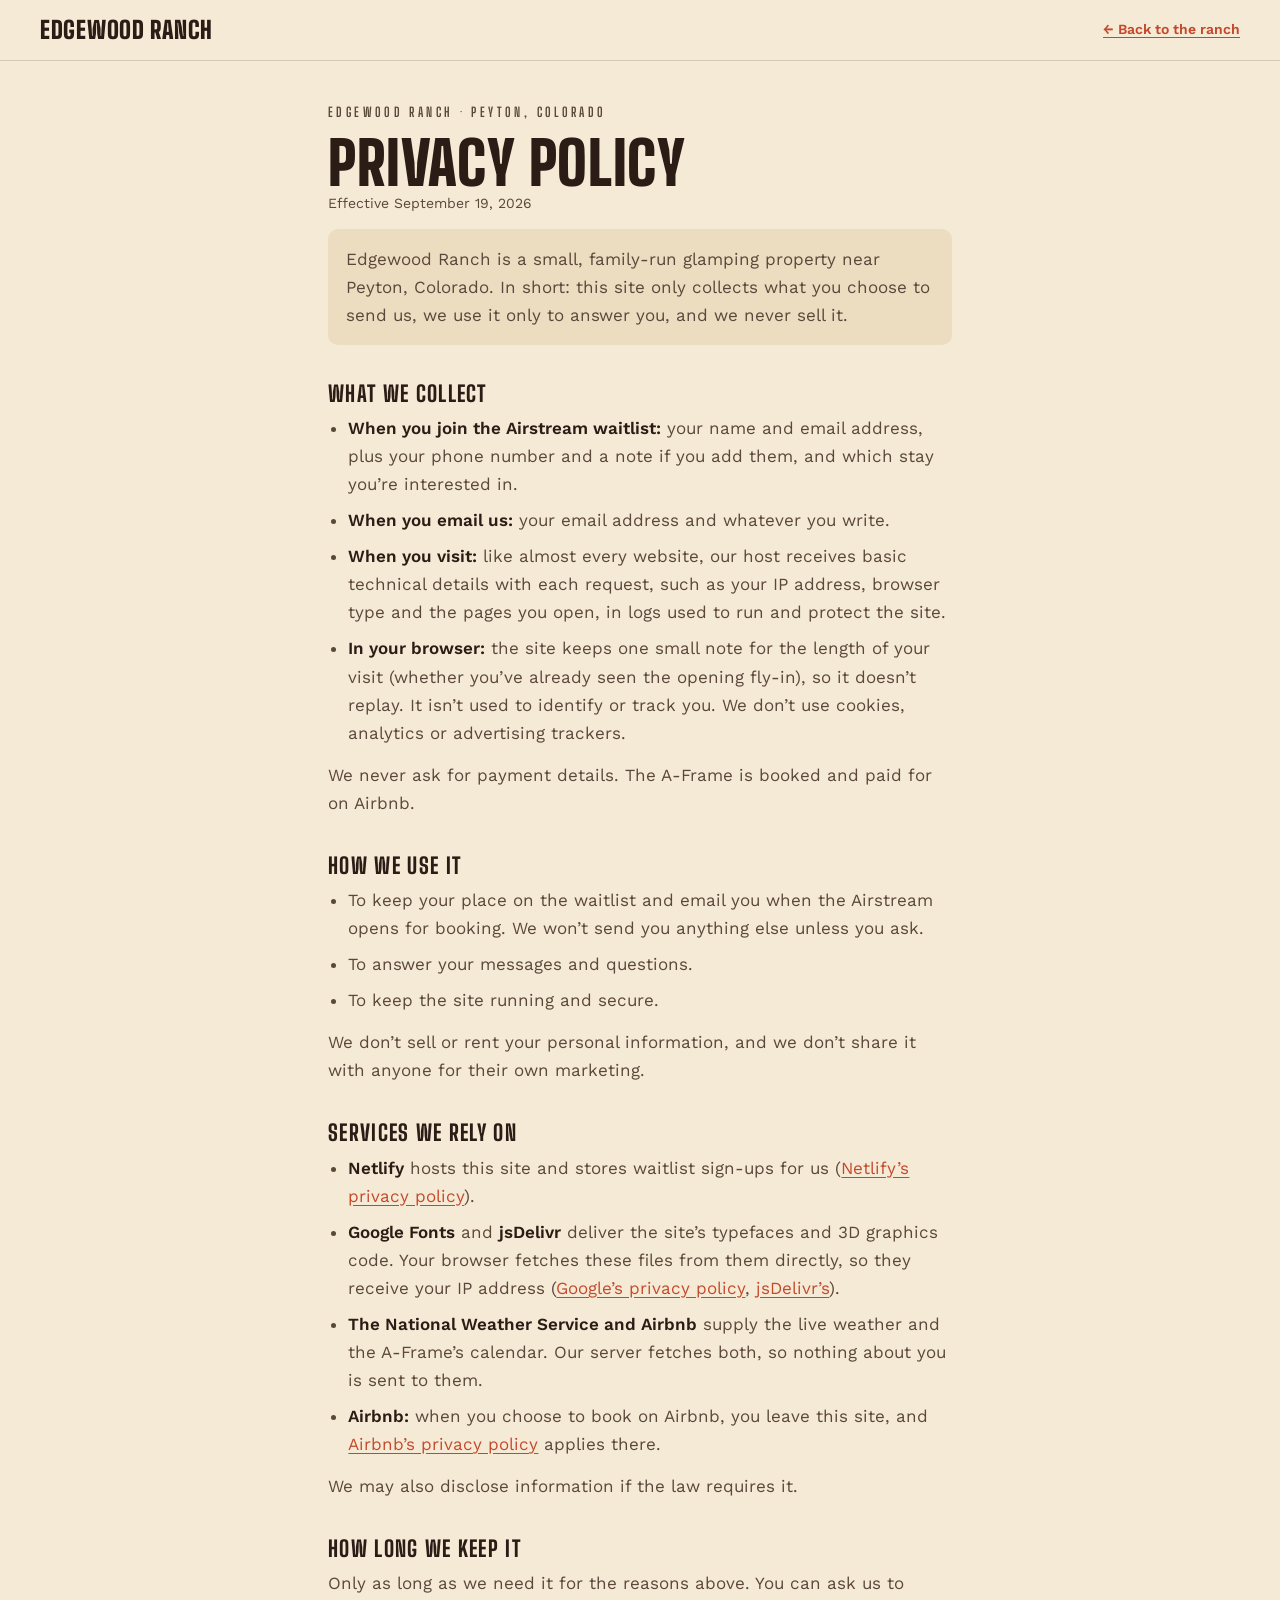
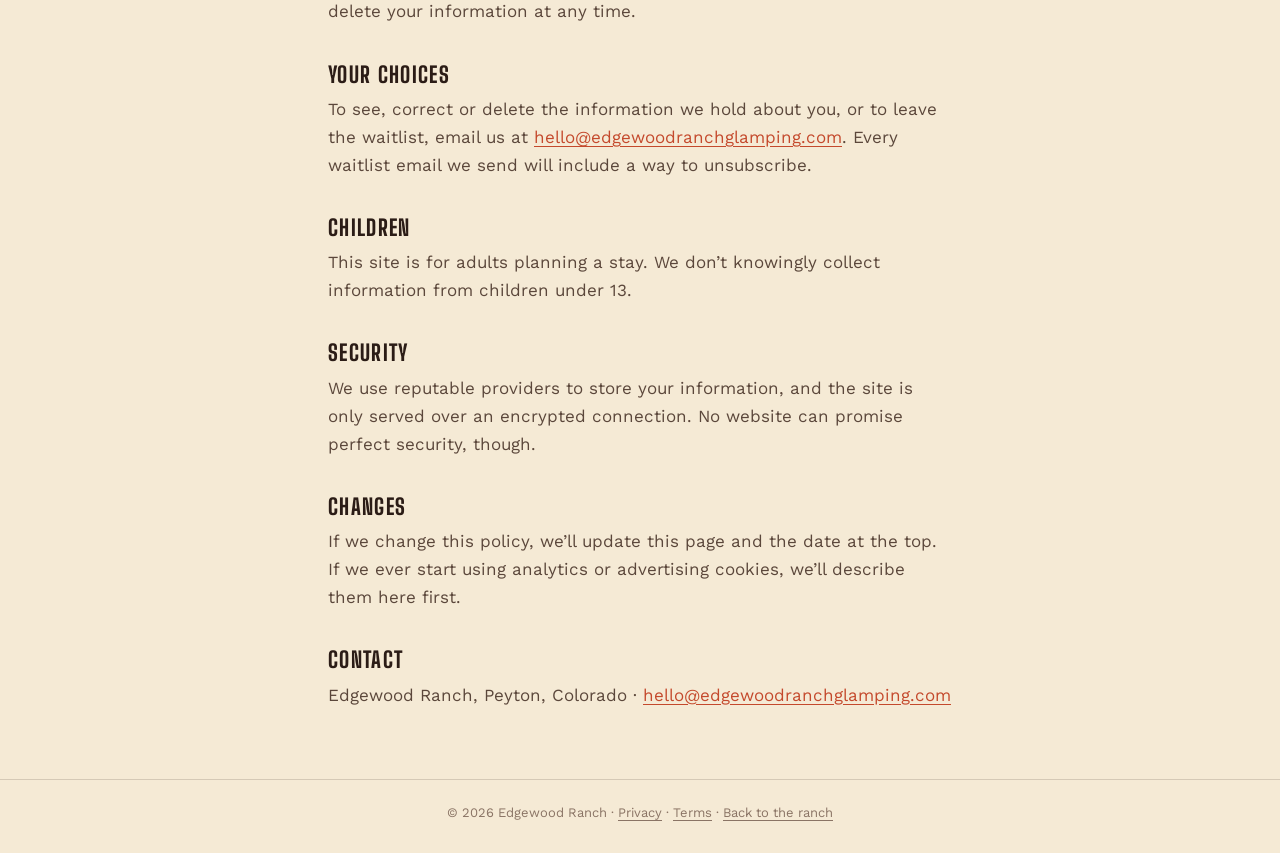
<file: edgewood-ranch/privacy.html>
<!doctype html>
<html lang="en">
<head>
  <meta charset="utf-8">
  <meta name="viewport" content="width=device-width, initial-scale=1">
  <title>Privacy Policy — Edgewood Ranch</title>
  <meta name="description" content="How the Edgewood Ranch website handles your information.">
  <meta name="theme-color" content="#4b2f63">
  <link rel="icon" href="data:image/svg+xml,%3Csvg xmlns='http://www.w3.org/2000/svg' viewBox='0 0 64 64'%3E%3Crect width='64' height='64' rx='14' fill='%234b2f63'/%3E%3Ccircle cx='41' cy='27' r='10' fill='%23fbb66a'/%3E%3Cpath d='M0 48 17 29l11 12 10-9 26 18v14H0Z' fill='%23b8475a'/%3E%3Cpath d='M13 64 27 36l14 28Z' fill='%23231221'/%3E%3C/svg%3E">
  <link rel="preconnect" href="https://fonts.googleapis.com">
  <link rel="preconnect" href="https://fonts.gstatic.com" crossorigin>
  <link rel="stylesheet" href="https://fonts.googleapis.com/css2?family=Big+Shoulders+Display:wght@700;800;900&family=Work+Sans:wght@400;600&display=swap">
  <link rel="stylesheet" href="css/legal.css">
</head>
<body>
  <header class="doc-head">
    <a class="doc-head__brand" href="./">Edgewood Ranch</a>
    <a class="doc-head__back" href="./">← Back to the ranch</a>
  </header>

  <main class="doc">
    <p class="doc__eyebrow">Edgewood Ranch · Peyton, Colorado</p>
    <h1>Privacy policy</h1>
    <p class="doc__date">Effective September 19, 2026</p>

    <p class="doc__lede">Edgewood Ranch is a small, family-run glamping property near Peyton, Colorado. In short:
      this site only collects what you choose to send us, we use it only to answer you, and we never sell
      it.</p>

    <h2>What we collect</h2>
    <ul>
      <li><strong>When you join the Airstream waitlist:</strong> your name and email address, plus your phone
        number and a note if you add them, and which stay you’re interested in.</li>
      <li><strong>When you email us:</strong> your email address and whatever you write.</li>
      <li><strong>When you visit:</strong> like almost every website, our host receives basic technical
        details with each request, such as your IP address, browser type and the pages you open, in logs
        used to run and protect the site.</li>
      <li><strong>In your browser:</strong> the site keeps one small note for the length of your visit
        (whether you’ve already seen the opening fly-in), so it doesn’t replay. It isn’t used to identify
        or track you. We don’t use cookies, analytics or advertising trackers.</li>
    </ul>
    <p>We never ask for payment details. The A-Frame is booked and paid for on Airbnb.</p>

    <h2>How we use it</h2>
    <ul>
      <li>To keep your place on the waitlist and email you when the Airstream opens for booking. We won’t
        send you anything else unless you ask.</li>
      <li>To answer your messages and questions.</li>
      <li>To keep the site running and secure.</li>
    </ul>
    <p>We don’t sell or rent your personal information, and we don’t share it with anyone for their own
      marketing.</p>

    <h2>Services we rely on</h2>
    <ul>
      <li><strong>Netlify</strong> hosts this site and stores waitlist sign-ups for us
        (<a href="https://www.netlify.com/privacy/" rel="noopener">Netlify’s privacy policy</a>).</li>
      <li><strong>Google Fonts</strong> and <strong>jsDelivr</strong> deliver the site’s typefaces and 3D
        graphics code. Your browser fetches these files from them directly, so they receive your IP address
        (<a href="https://policies.google.com/privacy" rel="noopener">Google’s privacy policy</a>,
        <a href="https://www.jsdelivr.com/terms/privacy-policy-jsdelivr-net" rel="noopener">jsDelivr’s</a>).</li>
      <li><strong>The National Weather Service and Airbnb</strong> supply the live weather and the A-Frame’s
        calendar. Our server fetches both, so nothing about you is sent to them.</li>
      <li><strong>Airbnb:</strong> when you choose to book on Airbnb, you leave this site, and
        <a href="https://www.airbnb.com/help/article/2855" rel="noopener">Airbnb’s privacy policy</a> applies
        there.</li>
    </ul>
    <p>We may also disclose information if the law requires it.</p>

    <h2>How long we keep it</h2>
    <p>Only as long as we need it for the reasons above. You can ask us to delete your information at any
      time.</p>

    <h2>Your choices</h2>
    <p>To see, correct or delete the information we hold about you, or to leave the waitlist, email us at
      <a href="mailto:hello@edgewoodranchglamping.com">hello@edgewoodranchglamping.com</a>. Every waitlist email we send will include a way to
      unsubscribe.</p>

    <h2>Children</h2>
    <p>This site is for adults planning a stay. We don’t knowingly collect information from children under 13.</p>

    <h2>Security</h2>
    <p>We use reputable providers to store your information, and the site is only served over an encrypted
      connection. No website can promise perfect security, though.</p>

    <h2>Changes</h2>
    <p>If we change this policy, we’ll update this page and the date at the top. If we ever start using
      analytics or advertising cookies, we’ll describe them here first.</p>

    <h2>Contact</h2>
    <p>Edgewood Ranch, Peyton, Colorado · <a href="mailto:hello@edgewoodranchglamping.com">hello@edgewoodranchglamping.com</a></p>
  </main>

  <footer class="doc-foot">
    © 2026 Edgewood Ranch · <a href="privacy.html">Privacy</a> · <a href="terms.html">Terms</a> · <a href="./">Back to the ranch</a>
  </footer>
</body>
</html>
</file>
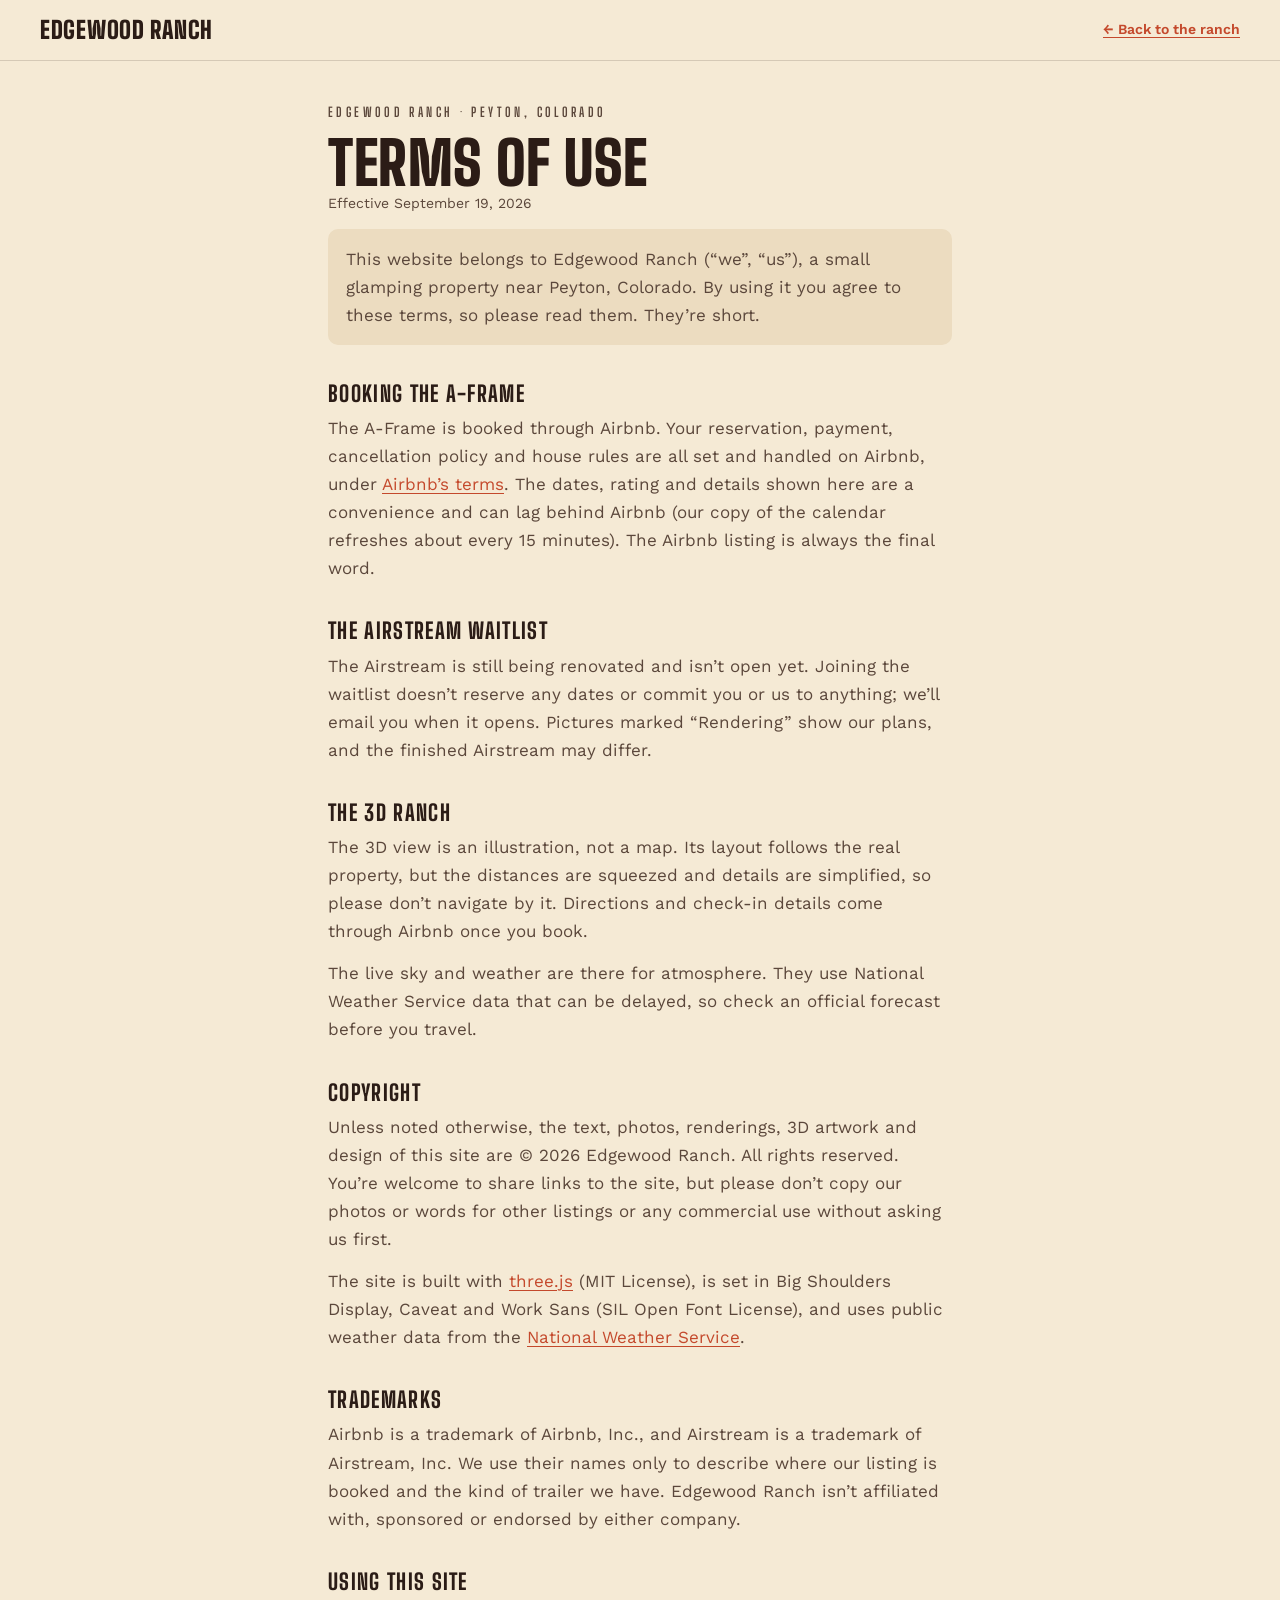
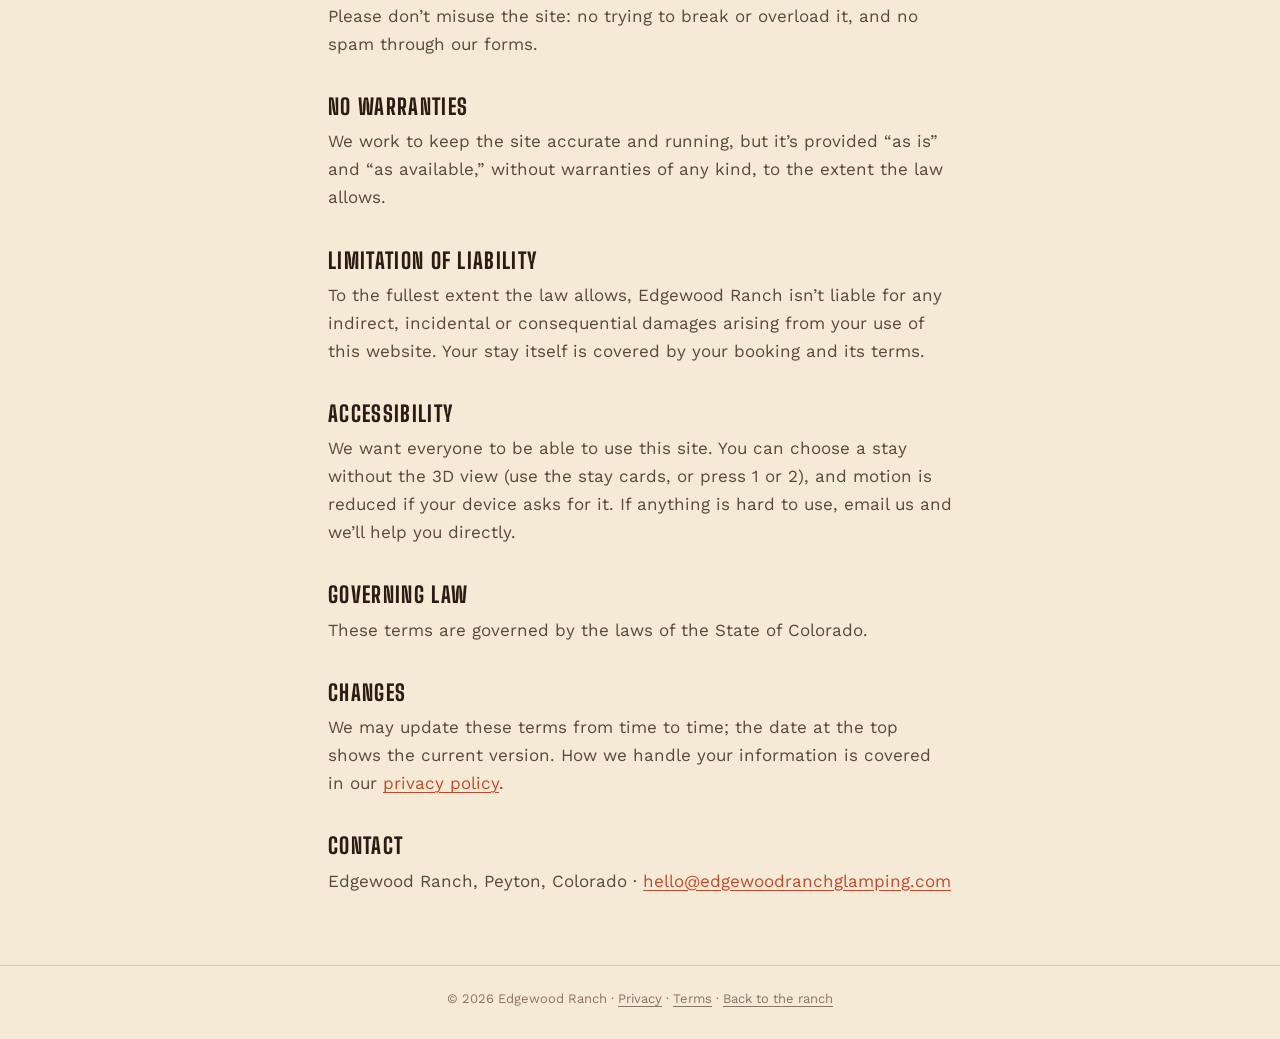
<file: edgewood-ranch/terms.html>
<!doctype html>
<html lang="en">
<head>
  <meta charset="utf-8">
  <meta name="viewport" content="width=device-width, initial-scale=1">
  <title>Terms of Use — Edgewood Ranch</title>
  <meta name="description" content="The terms for using the Edgewood Ranch website, and how booking works.">
  <meta name="theme-color" content="#4b2f63">
  <link rel="icon" href="data:image/svg+xml,%3Csvg xmlns='http://www.w3.org/2000/svg' viewBox='0 0 64 64'%3E%3Crect width='64' height='64' rx='14' fill='%234b2f63'/%3E%3Ccircle cx='41' cy='27' r='10' fill='%23fbb66a'/%3E%3Cpath d='M0 48 17 29l11 12 10-9 26 18v14H0Z' fill='%23b8475a'/%3E%3Cpath d='M13 64 27 36l14 28Z' fill='%23231221'/%3E%3C/svg%3E">
  <link rel="preconnect" href="https://fonts.googleapis.com">
  <link rel="preconnect" href="https://fonts.gstatic.com" crossorigin>
  <link rel="stylesheet" href="https://fonts.googleapis.com/css2?family=Big+Shoulders+Display:wght@700;800;900&family=Work+Sans:wght@400;600&display=swap">
  <link rel="stylesheet" href="css/legal.css">
</head>
<body>
  <header class="doc-head">
    <a class="doc-head__brand" href="./">Edgewood Ranch</a>
    <a class="doc-head__back" href="./">← Back to the ranch</a>
  </header>

  <main class="doc">
    <p class="doc__eyebrow">Edgewood Ranch · Peyton, Colorado</p>
    <h1>Terms of use</h1>
    <p class="doc__date">Effective September 19, 2026</p>

    <p class="doc__lede">This website belongs to Edgewood Ranch (“we”, “us”), a small glamping property near
      Peyton, Colorado. By using it you agree to these terms, so please read them. They’re short.</p>

    <h2>Booking the A-Frame</h2>
    <p>The A-Frame is booked through Airbnb. Your reservation, payment, cancellation policy and house rules
      are all set and handled on Airbnb, under
      <a href="https://www.airbnb.com/help/article/2908" rel="noopener">Airbnb’s terms</a>. The dates, rating
      and details shown here are a convenience and can lag behind Airbnb (our copy of the calendar refreshes
      about every 15 minutes). The Airbnb listing is always the final word.</p>

    <h2>The Airstream waitlist</h2>
    <p>The Airstream is still being renovated and isn’t open yet. Joining the waitlist doesn’t reserve any
      dates or commit you or us to anything; we’ll email you when it opens. Pictures marked “Rendering” show
      our plans, and the finished Airstream may differ.</p>

    <h2>The 3D ranch</h2>
    <p>The 3D view is an illustration, not a map. Its layout follows the real property, but the distances
      are squeezed and details are simplified, so please don’t navigate by it. Directions and check-in
      details come through Airbnb once you book.</p>
    <p>The live sky and weather are there for atmosphere. They use National Weather Service data that can be
      delayed, so check an official forecast before you travel.</p>

    <h2>Copyright</h2>
    <p>Unless noted otherwise, the text, photos, renderings, 3D artwork and design of this site are
      © 2026 Edgewood Ranch. All rights reserved. You’re welcome to share links to the site, but please don’t
      copy our photos or words for other listings or any commercial use without asking us first.</p>
    <p>The site is built with <a href="https://threejs.org" rel="noopener">three.js</a> (MIT License), is
      set in Big Shoulders Display, Caveat and Work Sans (SIL Open Font License), and uses public weather data
      from the <a href="https://www.weather.gov" rel="noopener">National Weather Service</a>.</p>

    <h2>Trademarks</h2>
    <p>Airbnb is a trademark of Airbnb, Inc., and Airstream is a trademark of Airstream, Inc. We use their
      names only to describe where our listing is booked and the kind of trailer we have. Edgewood Ranch
      isn’t affiliated with, sponsored or endorsed by either company.</p>

    <h2>Using this site</h2>
    <p>Please don’t misuse the site: no trying to break or overload it, and no spam through our forms.</p>

    <h2>No warranties</h2>
    <p>We work to keep the site accurate and running, but it’s provided “as is” and “as available,” without
      warranties of any kind, to the extent the law allows.</p>

    <h2>Limitation of liability</h2>
    <p>To the fullest extent the law allows, Edgewood Ranch isn’t liable for any indirect, incidental or
      consequential damages arising from your use of this website. Your stay itself is covered by your
      booking and its terms.</p>

    <h2>Accessibility</h2>
    <p>We want everyone to be able to use this site. You can choose a stay without the 3D view (use the stay
      cards, or press 1 or 2), and motion is reduced if your device asks for it. If anything is hard to use,
      email us and we’ll help you directly.</p>

    <h2>Governing law</h2>
    <p>These terms are governed by the laws of the State of Colorado.</p>

    <h2>Changes</h2>
    <p>We may update these terms from time to time; the date at the top shows the current version. How we
      handle your information is covered in our <a href="privacy.html">privacy policy</a>.</p>

    <h2>Contact</h2>
    <p>Edgewood Ranch, Peyton, Colorado · <a href="mailto:hello@edgewoodranchglamping.com">hello@edgewoodranchglamping.com</a></p>
  </main>

  <footer class="doc-foot">
    © 2026 Edgewood Ranch · <a href="privacy.html">Privacy</a> · <a href="terms.html">Terms</a> · <a href="./">Back to the ranch</a>
  </footer>
</body>
</html>
</file>
<file: edgewood-ranch/css/legal.css>
/* Edgewood Ranch — the plain document pages (privacy policy, terms) */

:root {
  --paper: #f5ead5;
  --paper-2: #ecdcc0;
  --ink: #2b1c16;
  --ink-2: #5b473b;
  --ink-3: #8a7465;
  --line: rgba(43, 28, 22, 0.16);
  --accent: #c4492c;
  --display: "Big Shoulders Display", "Oswald", "Arial Narrow", Impact, sans-serif;
  --body: "Work Sans", system-ui, -apple-system, "Segoe UI", sans-serif;
  --gutter: clamp(16px, 4vw, 40px);
  color-scheme: light;
}
@media (prefers-color-scheme: dark) {
  :root {
    --paper: #1d2244;
    --paper-2: #262c55;
    --ink: #f4ecdc;
    --ink-2: #cdc5b8;
    --ink-3: #a09aab;
    --line: rgba(244, 236, 220, 0.16);
    --accent: #f2b25c;
    color-scheme: dark;
  }
}

*, *::before, *::after { box-sizing: border-box; }
html { -webkit-text-size-adjust: 100%; }
body {
  margin: 0;
  background: var(--paper);
  color: var(--ink);
  font: 400 17px/1.65 var(--body);
  -webkit-font-smoothing: antialiased;
}
a { color: var(--accent); text-underline-offset: 3px; }
a:hover { text-decoration-thickness: 2px; }
:focus-visible { outline: 3px solid #f2b25c; outline-offset: 2px; }

.doc-head {
  display: flex;
  align-items: center;
  justify-content: space-between;
  gap: 16px;
  padding: 18px var(--gutter);
  border-bottom: 1px solid var(--line);
}
.doc-head__brand {
  color: var(--ink);
  font: 900 24px/1 var(--display);
  letter-spacing: 0.03em;
  text-transform: uppercase;
  text-decoration: none;
}
.doc-head__back { font-size: 14px; font-weight: 600; white-space: nowrap; }

.doc {
  max-width: 44rem;
  margin: 0 auto;
  padding: 44px var(--gutter) 56px;
}
.doc__eyebrow {
  margin: 0 0 6px;
  color: var(--ink-3);
  font: 700 13px/1.2 var(--display);
  letter-spacing: 0.26em;
  text-transform: uppercase;
}
.doc h1 {
  margin: 0;
  font: 900 clamp(40px, 8vw, 60px)/0.95 var(--display);
  letter-spacing: 0.01em;
  text-transform: uppercase;
}
.doc__date { margin: 10px 0 28px; color: var(--ink-3); font-size: 14px; }
.doc__lede {
  margin: 0 0 8px;
  padding: 16px 18px;
  border-radius: 10px;
  background: var(--paper-2);
  color: var(--ink);
}
.doc h2 {
  margin: 36px 0 8px;
  font: 800 22px/1.15 var(--display);
  letter-spacing: 0.06em;
  text-transform: uppercase;
}
.doc p, .doc ul { margin: 0 0 14px; color: var(--ink-2); }
.doc ul { padding-left: 1.2em; }
.doc li { margin-bottom: 8px; }
.doc strong { color: var(--ink); font-weight: 600; }

.doc-foot {
  padding: 22px var(--gutter) 30px;
  border-top: 1px solid var(--line);
  color: var(--ink-3);
  font-size: 13px;
  text-align: center;
}
.doc-foot a { color: inherit; }
</file>
